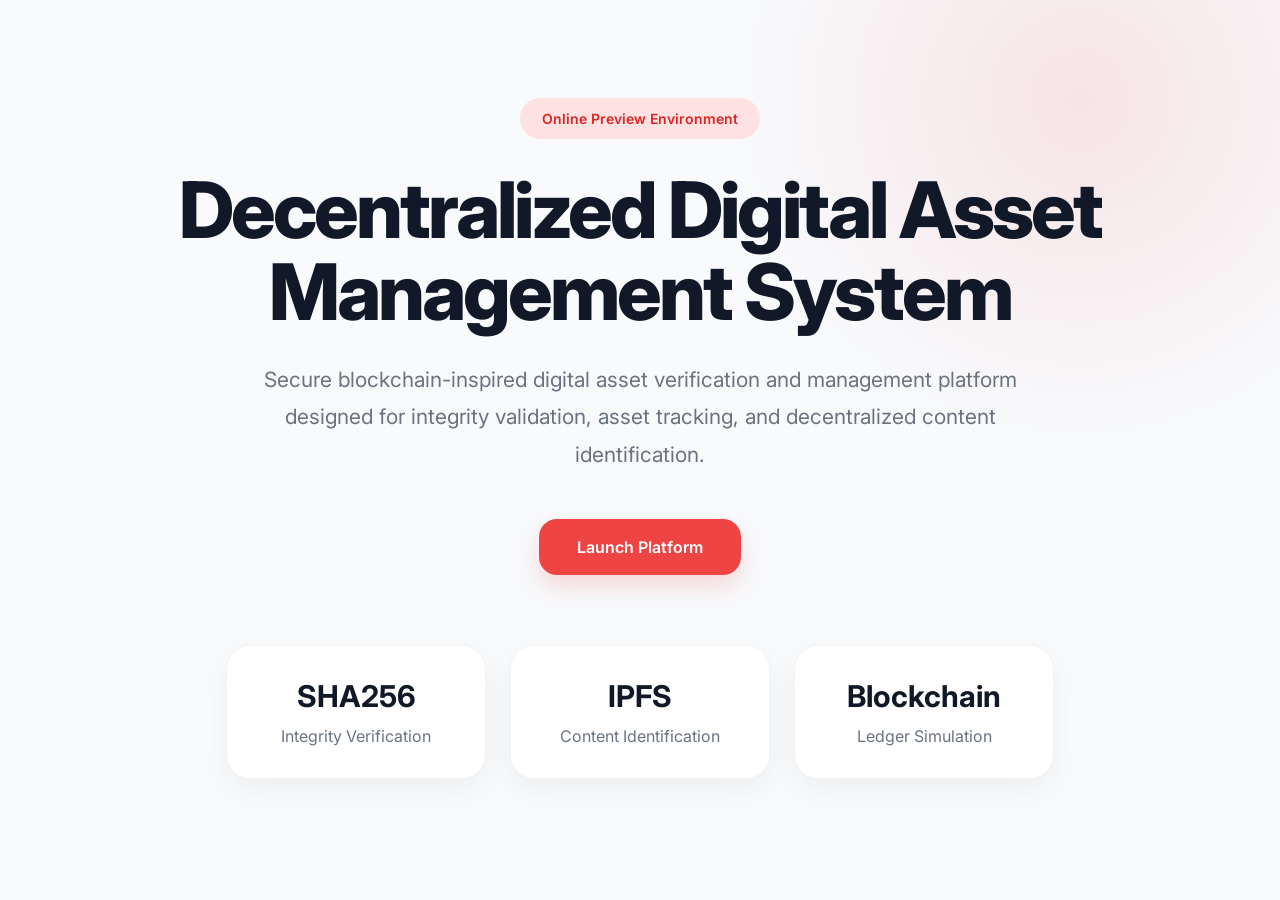
<file: index.html>
<!DOCTYPE html>
<html lang="en">

<head>
    <meta charset="UTF-8">
    <meta name="viewport" content="width=device-width, initial-scale=1.0">

    <title>DDAMS</title>

    <link rel="stylesheet" href="style.css">
    <link rel="preconnect" href="https://fonts.googleapis.com">
    <link href="https://fonts.googleapis.com/css2?family=Inter:wght@400;500;600;700;800&display=swap" rel="stylesheet">
</head>

<body>

    <div class="gradient-bg"></div>

    <header class="navbar">
        <div class="logo">
        </div>
    </header>

    <main class="hero-section">

        <div class="badge">
            Online Preview Environment
        </div>

        <h1>
            Decentralized Digital Asset Management System
        </h1>

        <p class="subtitle">
            Secure blockchain-inspired digital asset verification and management platform designed for integrity validation, asset tracking, and decentralized content identification.
        </p>

        <div class="hero-buttons">
            <a href="https://ddams.onrender.com/" class="primary-btn">
                Launch Platform
            </a>
        </div>

        <div class="stats-container">
            <div class="stat-card">
                <h2>SHA256</h2>
                <p>Integrity Verification</p>
            </div>

            <div class="stat-card">
                <h2>IPFS</h2>
                <p>Content Identification</p>
            </div>

            <div class="stat-card">
                <h2>Blockchain</h2>
                <p>Ledger Simulation</p>
            </div>
        </div>

    </main>

</body>

</html>
</file>
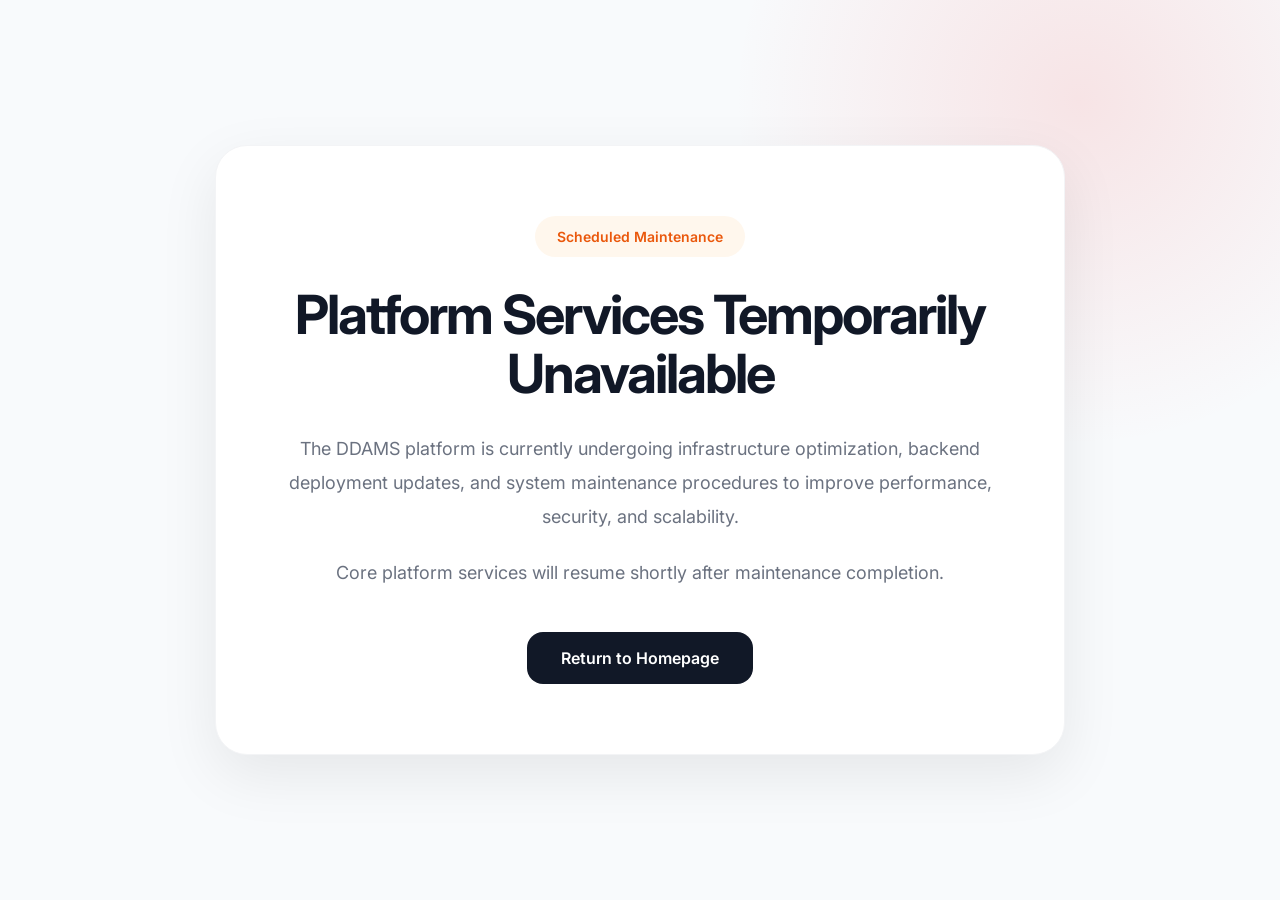
<file: maintenance.html>
<!DOCTYPE html>
<html lang="en">

<head>

    <meta charset="UTF-8">
    <meta name="viewport" content="width=device-width, initial-scale=1.0">

    <title>DDAMS Platform</title>

    <link rel="stylesheet" href="style.css">

    <link rel="preconnect" href="https://fonts.googleapis.com">

    <link href="https://fonts.googleapis.com/css2?family=Inter:wght@400;500;600;700;800&display=swap" rel="stylesheet">

</head>

<body>

    <div class="gradient-bg"></div>

    <main class="maintenance-container">

        <div class="maintenance-card">

            <div class="maintenance-badge">
                Scheduled Maintenance
            </div>

            <h1>
                Platform Services Temporarily Unavailable
            </h1>

            <p>

                The DDAMS platform is currently undergoing infrastructure optimization, backend deployment updates, and system maintenance procedures to improve performance, security, and scalability.

            </p>

            <p>

                Core platform services will resume shortly after maintenance completion.

            </p>

            <a href="index.html" class="secondary-btn">
                Return to Homepage
            </a>

        </div>

    </main>

</body>

</html>
</file>
<file: style.css>
*{
    margin:0;
    padding:0;
    box-sizing:border-box;
}

body{
    font-family:'Inter', sans-serif;
    background:#f8fafc;
    color:#111827;
    overflow-x:hidden;
    min-height:100vh;
    position:relative;
}

/* Background */

.gradient-bg{
    position:absolute;
    width:700px;
    height:700px;
    background:radial-gradient(circle, rgba(239,68,68,0.12), transparent 70%);
    top:-250px;
    right:-150px;
    z-index:0;
}

/* Navbar */

.navbar{
    position:relative;
    z-index:2;
    width:100%;
    display:flex;
    justify-content:space-between;
    align-items:center;
    padding:28px 80px;
}

.logo{
    font-size:30px;
    font-weight:800;
    letter-spacing:-1px;
    color:#111827;
}

nav{
    display:flex;
    gap:32px;
}

nav a{
    text-decoration:none;
    color:#4b5563;
    font-weight:500;
    transition:0.3s ease;
}

nav a:hover{
    color:#ef4444;
}

/* Hero Section */

.hero-section{
    position:relative;
    z-index:2;
    min-height:85vh;
    display:flex;
    flex-direction:column;
    justify-content:center;
    align-items:center;
    text-align:center;
    padding:20px;
}

.badge{
    padding:12px 22px;
    background:#fee2e2;
    color:#dc2626;
    border-radius:999px;
    font-size:14px;
    font-weight:600;
    margin-bottom:30px;
}

.hero-section h1{
    max-width:950px;
    font-size:78px;
    line-height:1.05;
    letter-spacing:-3px;
    margin-bottom:28px;
    font-weight:800;
    color:#111827;
}

.subtitle{
    max-width:820px;
    font-size:21px;
    line-height:1.8;
    color:#6b7280;
    margin-bottom:45px;
}

.hero-buttons{
    margin-bottom:70px;
}

.primary-btn{
    display:inline-block;
    padding:18px 38px;
    background:#ef4444;
    color:white;
    text-decoration:none;
    border-radius:18px;
    font-weight:600;
    font-size:16px;
    transition:0.3s ease;
    box-shadow:0 12px 25px rgba(239,68,68,0.18);
}

.primary-btn:hover{
    transform:translateY(-3px);
    background:#dc2626;
}

/* Stats */

.stats-container{
    display:flex;
    gap:24px;
    flex-wrap:wrap;
    justify-content:center;
}

.stat-card{
    width:260px;
    background:white;
    padding:32px;
    border-radius:24px;
    box-shadow:0 10px 30px rgba(0,0,0,0.05);
    border:1px solid #f3f4f6;
    transition:0.3s ease;
}

.stat-card:hover{
    transform:translateY(-5px);
}

.stat-card h2{
    font-size:30px;
    margin-bottom:12px;
    color:#111827;
}

.stat-card p{
    color:#6b7280;
}

/* Maintenance */

.maintenance-container{
    position:relative;
    z-index:2;
    width:100%;
    min-height:100vh;
    display:flex;
    justify-content:center;
    align-items:center;
    padding:20px;
}

.maintenance-card{
    max-width:850px;
    background:white;
    padding:70px;
    border-radius:32px;
    text-align:center;
    box-shadow:0 20px 60px rgba(0,0,0,0.08);
    border:1px solid #f3f4f6;
}

.maintenance-badge{
    display:inline-block;
    padding:12px 22px;
    background:#fff7ed;
    color:#ea580c;
    border-radius:999px;
    font-size:14px;
    font-weight:600;
    margin-bottom:28px;
}

.maintenance-card h1{
    font-size:54px;
    line-height:1.1;
    margin-bottom:28px;
    letter-spacing:-2px;
    color:#111827;
}

.maintenance-card p{
    color:#6b7280;
    line-height:1.9;
    font-size:18px;
    margin-bottom:22px;
}

.secondary-btn{
    display:inline-block;
    margin-top:20px;
    padding:16px 34px;
    background:#111827;
    color:white;
    text-decoration:none;
    border-radius:16px;
    font-weight:600;
    transition:0.3s ease;
}

.secondary-btn:hover{
    transform:translateY(-2px);
    background:#1f2937;
}

/* Responsive */

@media(max-width:900px){

    .hero-section h1{
        font-size:54px;
    }

    .subtitle{
        font-size:18px;
    }

    .maintenance-card{
        padding:45px 30px;
    }

    .maintenance-card h1{
        font-size:38px;
    }

    .navbar{
        padding:24px 30px;
    }

    nav{
        display:none;
    }

}

@media(max-width:600px){

    .hero-section h1{
        font-size:42px;
    }

    .subtitle{
        font-size:16px;
    }

}
</file>
